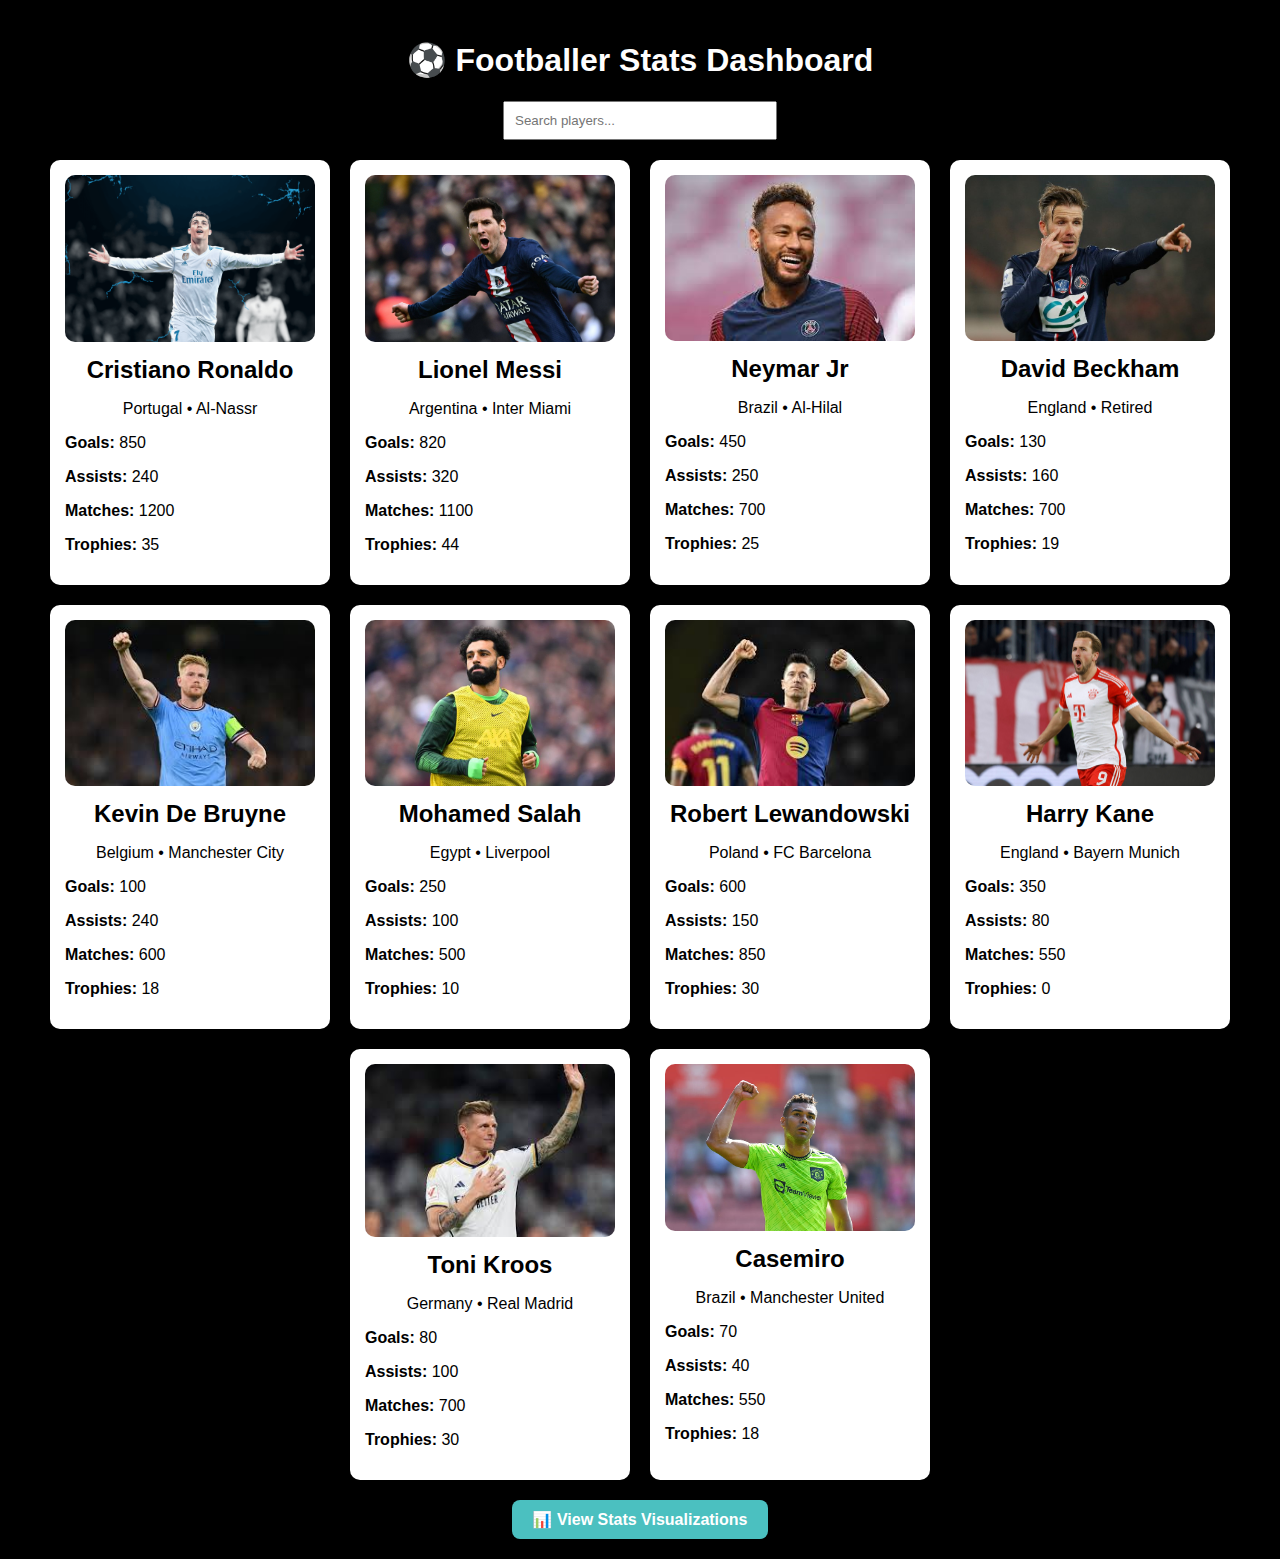
<file: index.html>
<!DOCTYPE html>
<html lang="en">
<head>
  <meta charset="UTF-8">
  <title>Footballer Dashboard</title>
  <link rel="stylesheet" href="css/styles.css" />
</head>
<body>
  <h1>⚽ Footballer Stats Dashboard</h1>
  <input type="text" id="search" placeholder="Search players...">
  <div id="player-cards" class="card-container"></div>

  <script src="js/script.js"></script>
  <a href="charts.html" class="chart-link">📊 View Stats Visualizations</a>

</body>
</html>
</file>
<file: css/styles.css>
body {
  font-family: Arial, sans-serif;
  background: #000000;
  margin: 0;
  padding: 20px;
  text-align: center;
}

h1 {
  color: #fffefe;
}

#search {
  padding: 10px;
  width: 250px;
  margin-bottom: 20px;
}

.card-container {
  display: flex;
  flex-wrap: wrap;
  justify-content: center;
  gap: 20px;
}

.player-card {
  background: white;
  border-radius: 10px;
  box-shadow: 0 4px 8px rgba(0,0,0,0.1);
  width: 250px;
  padding: 15px;
  transition: transform 0.3s;
}

.player-card:hover {
  transform: scale(1.05);
}

.player-card img {
  width: 100%;
  border-radius: 10px;
}

.player-card h2 {
  margin: 10px 0 5px;
}

.stats {
  text-align: left;
  margin-top: 10px;
}
.chart-link {
  display: inline-block;
  margin-top: 20px;
  padding: 10px 20px;
  background: #4bc0c0;
  color: white;
  text-decoration: none;
  border-radius: 8px;
  font-weight: bold;
}
.chart-link:hover {
  background: #36a2eb;
}
</file>
